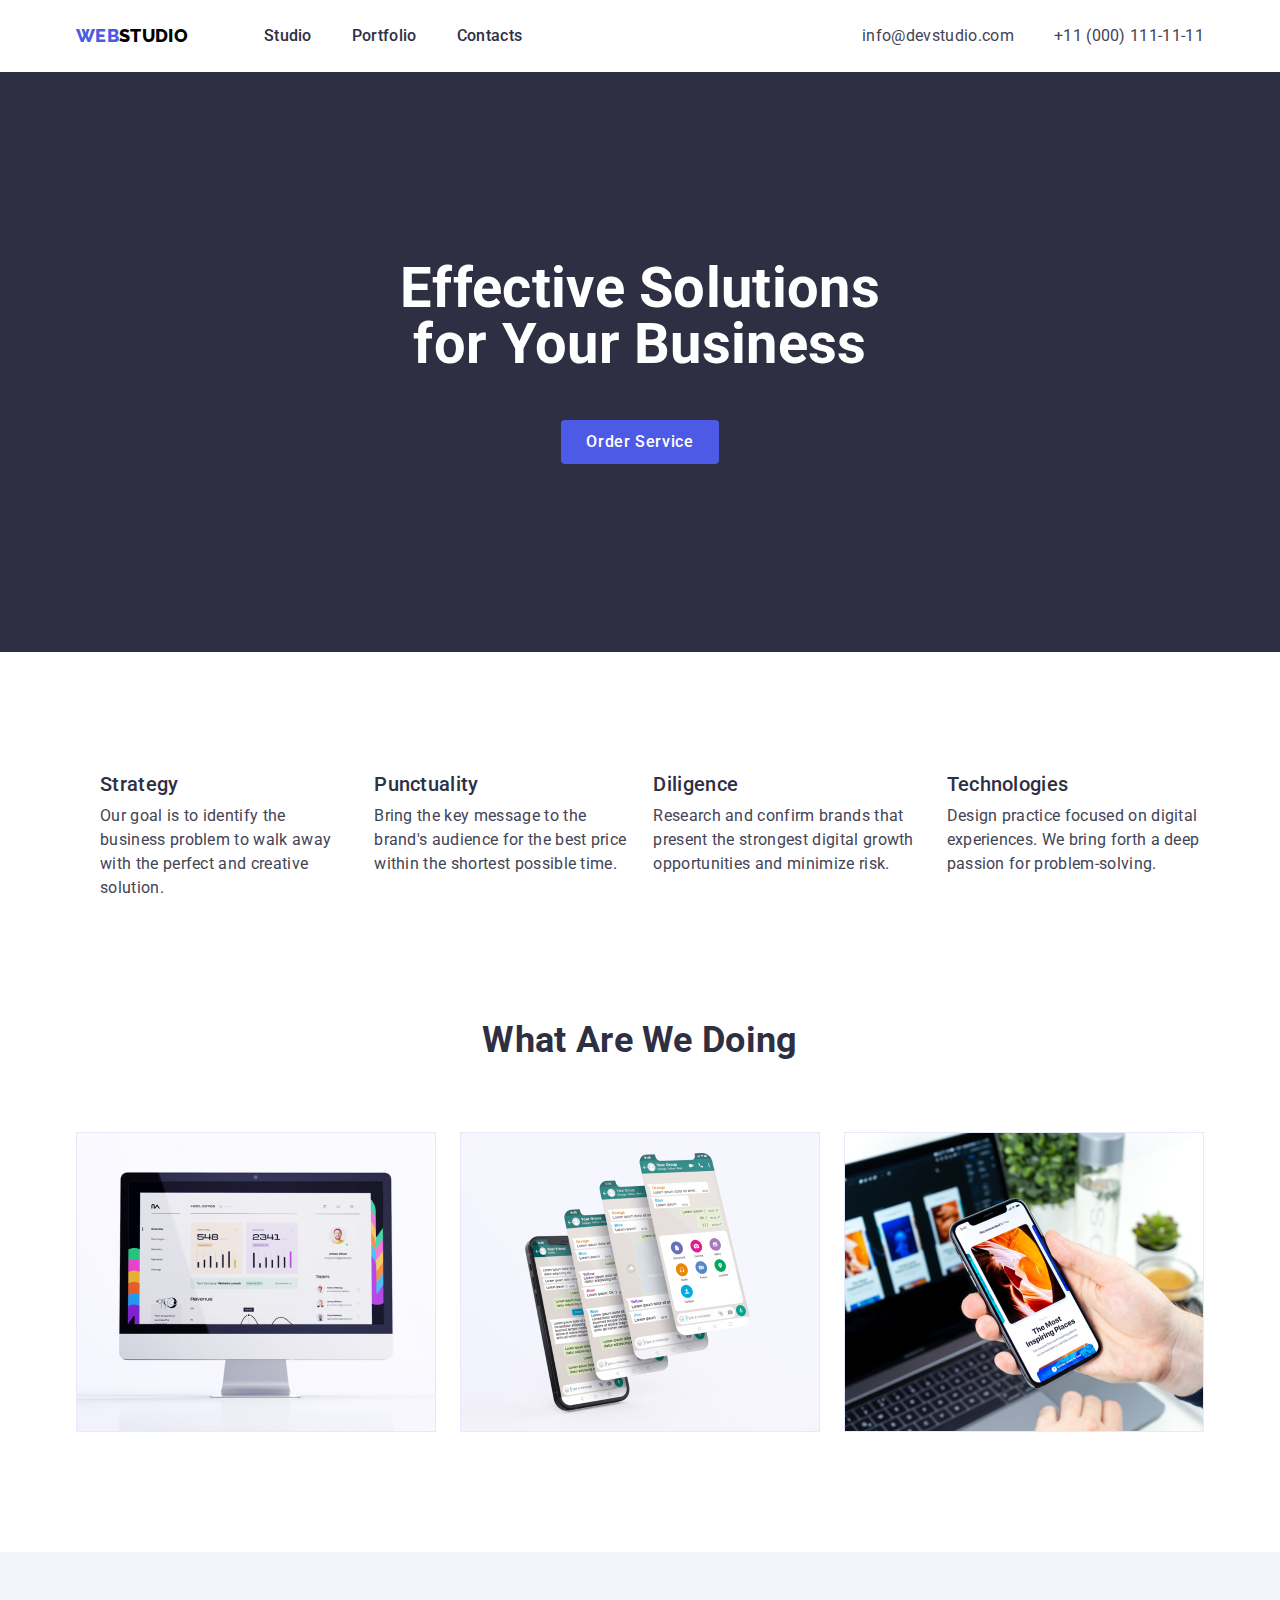
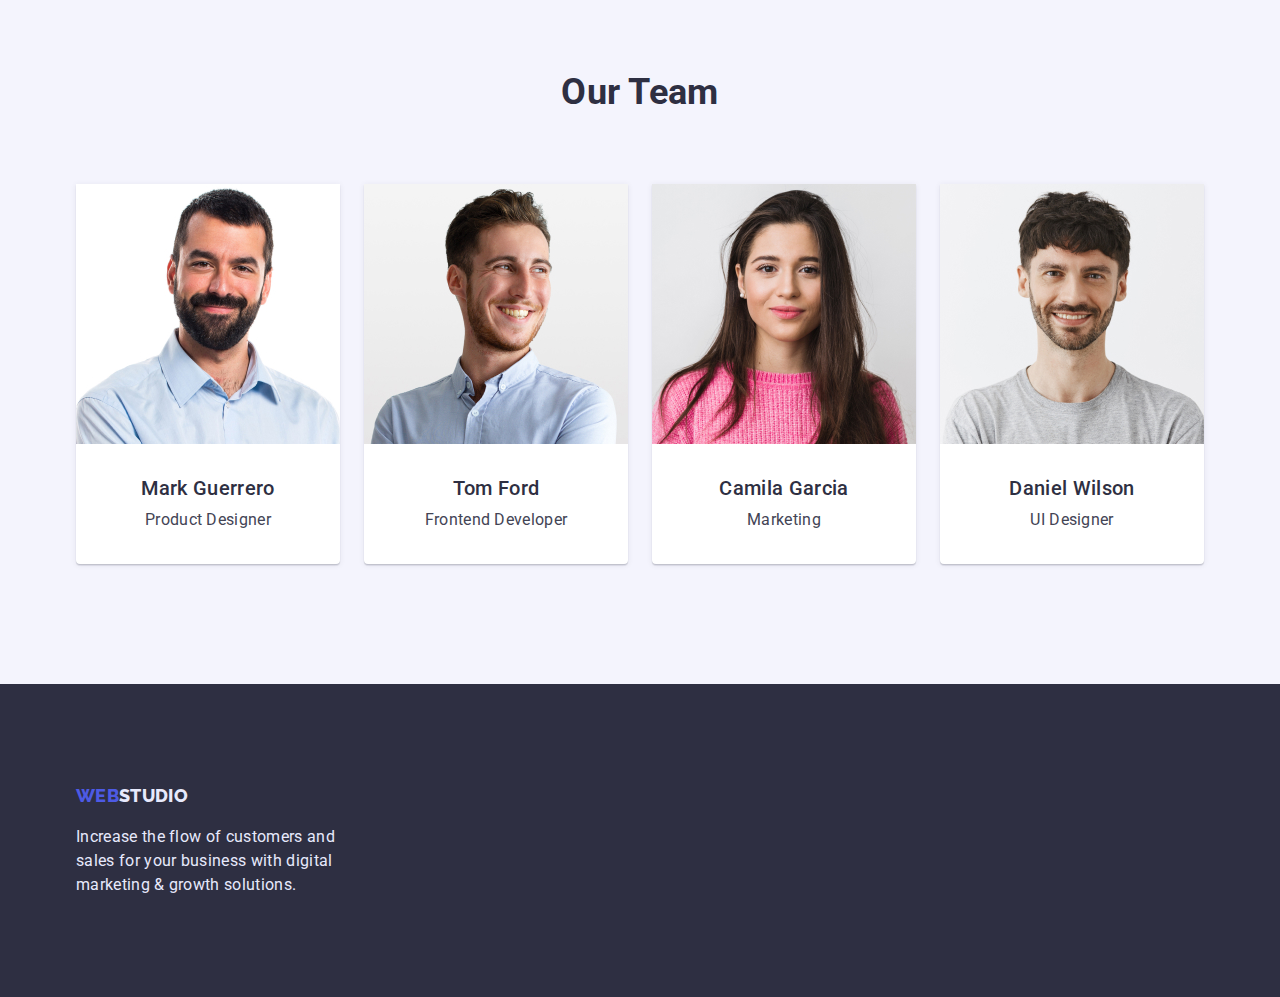
<file: index.html>
<!DOCTYPE html>
<html lang="en">
  <head>
    <meta charset="UTF-8" />
    <meta http-equiv="X-UA-Compatible" content="IE=edge" />
    <meta name="viewport" content="width=device-width, initial-scale=1.0" />
    <title>Document</title>
    <link rel="preconnect" href="https://fonts.googleapis.com" />
    <link rel="preconnect" href="https://fonts.gstatic.com" crossorigin />
    <link
      href="https://fonts.googleapis.com/css2?family=Raleway:wght@800&family=Roboto:wght@400;500;700;900&display=swap"
      rel="stylesheet"
    />
    <link
      rel="stylesheet"
      href="https://cdnjs.cloudflare.com/ajax/libs/modern-normalize/1.1.0/modern-normalize.min.css"
    />
    <link rel="stylesheet" href="main.css/styles.css" />
  </head>
  <body class="page">
    <header class="page-header">
      <div class="container main-nav">
        <nav class="main-nav">
          <a href="./index.html" class="logo"><span>Web</span>Studio</a>
          <ul class="site-nav list">
            <li class="item"><a href="./index.html" class="link">Studio</a></li>
            <li class="item">
              <a href="./portfolio.html" class="link">Portfolio</a>
            </li>
            <li class="item"><a href="/" class="link">Contacts</a></li>
          </ul>
        </nav>

        <address class="contacts">
          <ul class="contacts-nav list">
            <li class="item">
              <a href="mailto:info@devstudio.com">info@devstudio.com</a>
            </li>
            <li class="item">
              <a href="tel:+110001111111">+11 (000) 111-11-11</a>
            </li>
          </ul>
        </address>
      </div>
    </header>

    <main>
      <section class="hero">
        <div class="container">
          <h1 class="hero-title">Effective Solutions<br />for Your Business</h1>
          <button type="button" class="hero-button">Order Service</button>
        </div>
      </section>

      <section class="features no-padding">
        <div class="container">
          <h2 class="title-2 secret-name">Features</h2>
          <ul class="features-list list">
            <li class="item">
              <h3 class="features-title section title-3">Strategy</h3>
              <p>
                Our goal is to identify the business problem to walk away with
                the perfect and creative solution.
              </p>
            </li>
            <li class="item">
              <h3 class="features-title section title-3">Punctuality</h3>
              <p>
                Bring the key message to the brand's audience for the best price
                within the shortest possible time.
              </p>
            </li>
            <li class="item">
              <h3 class="features-title section title-3">Diligence</h3>
              <p>
                Research and confirm brands that present the strongest digital
                growth opportunities and minimize risk.
              </p>
            </li>
            <li class="item">
              <h3 class="features-title section title-3">Technologies</h3>
              <p>
                Design practice focused on digital experiences. We bring forth a
                deep passion for problem-solving.
              </p>
            </li>
          </ul>
        </div>
      </section>

      <section class="works no-padding">
        <div class="container">
          <h2 class="title-2">What are we doing</h2>
          <ul class="works-list list">
            <li class="work">
              <img
                src="./images/Rectangle71.jpg"
                width="360"
                height="300"
                alt="laptop"
              />
            </li>
            <li class="work">
              <img
                src="./images/Rectangle72.jpg"
                width="360"
                height="300"
                alt="screens"
              />
            </li>
            <li class="work">
              <img
                src="./images/img3.jpg"
                width="360"
                height="300"
                alt="iphone"
              />
            </li>
          </ul>
        </div>
      </section>

      <section class="team no-padding">
        <div class="container">
          <h2 class="team-title title-2">Our Team</h2>

          <ul class="team-list list">
            <li class="item">
              <img
                src="./images/Mark.jpg"
                width="264"
                height="260"
                alt="Mark Guerrero"
              />
              <div class="team-text list">
                <h3 class="title-3">Mark Guerrero</h3>
                <p>Product Designer</p>
              </div>
            </li>
            <li class="item">
              <img
                src="./images/Tom.jpg"
                width="264"
                height="260"
                alt="Tom Ford"
              />
              <div class="team-text list">
                <h3 class="title-3">Tom Ford</h3>
                <p>Frontend Developer</p>
              </div>
            </li>
            <li class="item">
              <img
                src="./images/Camila.jpg"
                width="264"
                height="260"
                alt="Camila Garcia"
              />
              <div class="team-text list">
                <h3 class="title-3">Camila Garcia</h3>
                <p>Marketing</p>
              </div>
            </li>
            <li class="item">
              <img
                src="./images/Daniel.jpg"
                width="264"
                height="260"
                alt="Daniel Wilson"
              />
              <div class="team-text list">
                <h3 class="title-3">Daniel Wilson</h3>
                <p>UI Designer</p>
              </div>
            </li>
          </ul>
        </div>
      </section>
    </main>
    <footer class="page-footer">
      <div class="container footer">
        <a href="./index.html" class="logo"><span>Web</span>Studio</a>
        <p class="item">
          Increase the flow of customers and sales for your business with
          digital marketing & growth solutions.
        </p>
      </div>
    </footer>
  </body>
</html>
</file>
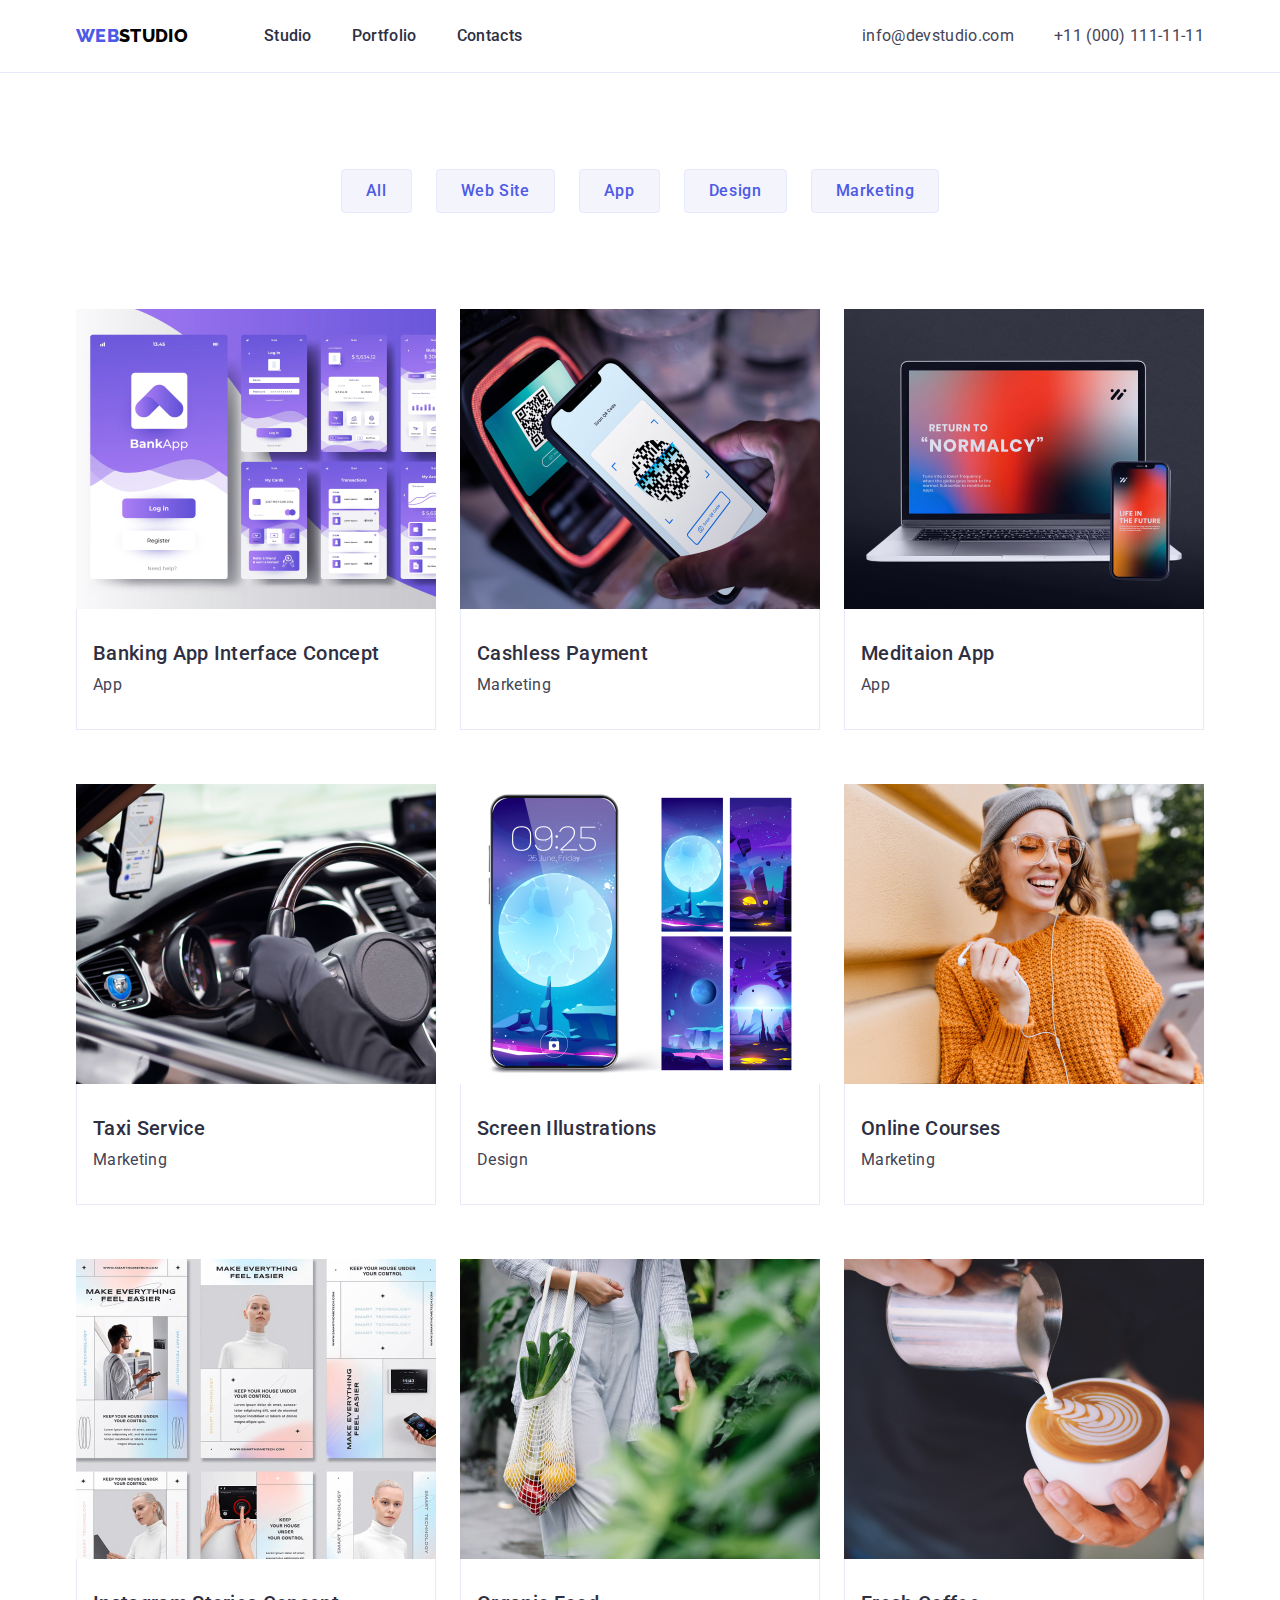
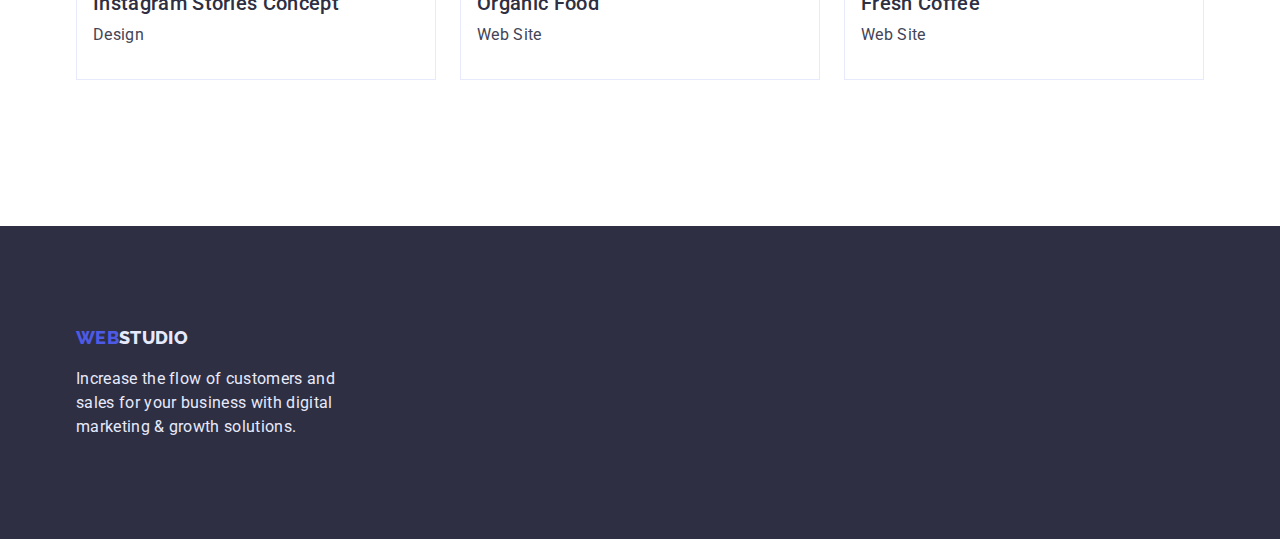
<file: portfolio.html>
<!DOCTYPE html>
<html lang="en">
  <head>
    <meta charset="UTF-8" />
    <meta http-equiv="X-UA-Compatible" content="IE=edge" />
    <meta name="viewport" content="width=device-width, initial-scale=1.0" />
    <title>Document</title>
    <link rel="preconnect" href="https://fonts.googleapis.com" />
    <link rel="preconnect" href="https://fonts.gstatic.com" crossorigin />
    <link
      href="https://fonts.googleapis.com/css2?family=Raleway:wght@800&family=Roboto:wght@400;500;700;900&display=swap"
      rel="stylesheet"
    />
    <link
      rel="stylesheet"
      href="https://cdnjs.cloudflare.com/ajax/libs/modern-normalize/1.1.0/modern-normalize.min.css"
    />
    <link rel="stylesheet" href="main.css/styles.css" />
  </head>
  <body class="page">
    <header class="page-header header-border">
      <div class="container main-nav">
        <nav class="main-nav">
          <a href="./index.html" class="logo"><span>Web</span>Studio</a>
          <ul class="site-nav list">
            <li class="item"><a href="./index.html" class="link">Studio</a></li>
            <li class="item">
              <a href="./portfolio.html" class="link">Portfolio</a>
            </li>
            <li class="item"><a href="/" class="link">Contacts</a></li>
          </ul>
        </nav>

        <address class="contacts">
          <ul class="contacts-nav list">
            <li class="item">
              <a href="mailto:info@devstudio.com">info@devstudio.com</a>
            </li>
            <li class="item">
              <a href="tel:+110001111111">+11 (000) 111-11-11</a>
            </li>
          </ul>
        </address>
      </div>
    </header>
    <main>
      <section class="filters">
        <div class="container">
          <h1 class="section secret-name">Filters</h1>
          <ul class="filters-list list">
            <li class="item">
              <button type="button" class="filter-btn active-button">
                All
              </button>
            </li>
            <li class="item">
              <button type="button" class="filter-btn active-button">
                Web Site
              </button>
            </li>
            <li class="item">
              <button type="button" class="filter-btn active-button">
                App
              </button>
            </li>
            <li class="item">
              <button type="button" class="filter-btn active-button">
                Design
              </button>
            </li>
            <li class="item">
              <button type="button" class="filter-btn active-button">
                Marketing
              </button>
            </li>
          </ul>

          <h2 class="secret-name title-2">Examples</h2>
          <ul class="examples-list list">
            <li class="item">
              <a href="/"
                ><img
                  src="./images/Portfolio/banking.jpg"
                  width="360"
                  height="300"
                  alt="banking app interface"
                />
                <div class="examples-title list">
                  <h3 class="title-3">Banking App Interface Concept</h3>
                  <p>App</p>
                </div></a
              >
            </li>

            <li class="item">
              <a href="/"
                ><img
                  src="./images/Portfolio/cashless.jpg"
                  width="360"
                  height="300"
                  alt="banking app interface"
                />
                <div class="examples-title list">
                  <h3 class="title-3">Cashless Payment</h3>
                  <p>Marketing</p>
                </div></a
              >
            </li>

            <li class="item">
              <a href="/"
                ><img
                  src="./images/Portfolio/meditaion.jpg"
                  width="360"
                  height="300"
                  alt="banking app interface"
                />
                <div class="examples-title list">
                  <h3 class="title-3">Meditaion App</h3>
                  <p>App</p>
                </div></a
              >
            </li>

            <li class="item">
              <a href="/"
                ><img
                  src="./images/Portfolio/taxi.jpg"
                  width="360"
                  height="300"
                  alt="banking app interface"
                />
                <div class="examples-title list">
                  <h3 class="title-3">Taxi Service</h3>
                  <p>Marketing</p>
                </div></a
              >
            </li>

            <li class="item">
              <a href="/"
                ><img
                  src="./images/Portfolio/illustrations.jpg"
                  width="360"
                  height="300"
                  alt="banking app interface"
                />
                <div class="examples-title list">
                  <h3 class="title-3">Screen Illustrations</h3>
                  <p>Design</p>
                </div></a
              >
            </li>

            <li class="item">
              <a href="/"
                ><img
                  src="./images/Portfolio/onlinecourses.jpg"
                  width="360"
                  height="300"
                  alt="banking app interface"
                />
                <div class="examples-title list">
                  <h3 class="title-3">Online Courses</h3>
                  <p>Marketing</p>
                </div></a
              >
            </li>

            <li class="item">
              <a href="/"
                ><img
                  src="./images/Portfolio/instagram.jpg"
                  width="360"
                  height="300"
                  alt="banking app interface"
                />
                <div class="examples-title list">
                  <h3 class="title-3">Instagram Stories Concept</h3>
                  <p>Design</p>
                </div></a
              >
            </li>

            <li class="item">
              <a href="/"
                ><img
                  src="./images/Portfolio/organicfood.jpg"
                  width="360"
                  height="300"
                  alt="banking app interface"
                />
                <div class="examples-title list">
                  <h3 class="section title-3">Organic Food</h3>
                  <p>Web Site</p>
                </div></a
              >
            </li>
            <li class="item">
              <a href="/"
                ><img
                  src="./images/Portfolio/freshcoffee.jpg"
                  width="360"
                  height="300"
                  alt="banking app interface"
                />
                <div class="examples-title list">
                  <h3 class="section title-3">Fresh Coffee</h3>
                  <p>Web Site</p>
                </div>
              </a>
            </li>
          </ul>
        </div>
      </section>
    </main>
    <footer class="page-footer">
      <div class="container footer">
        <a href="./index.html" class="logo"><span>Web</span>Studio</a>
        <p class="item">
          Increase the flow of customers and sales for your business with
          digital marketing & growth solutions.
        </p>
      </div>
    </footer>
  </body>
</html>
</file>
<file: main.css/styles.css>
:root {
  --primary-text-color: #434455;
  --primary-header-color: #2e2f42;
  --pressed-state-color: #4d5ae5;
  --primary-background-color: #2e2f42;
}

body {
  background-color: #ffffff;
  color: var(--primary-text-color);
  font-family: Roboto, sans-serif;
  font-weight: 400;
  font-size: 16px;
  line-height: 1.5;
  letter-spacing: 0.02em;
}

.list {
  padding: 0;
  margin: 0;
  list-style: none;
  text-decoration: none;
}

.container {
  width: 1158px;
  padding-left: 15px;
  padding-right: 15px;
  margin-left: auto;
  margin-right: auto;
}

img {
  display: block;
  width: 100%;
  height: auto;
}

p {
  margin-top: 0;
  margin-bottom: 0;
  color: var(--primary-text-color);
}

button {
  display: inline-block;
  border-radius: 4px;
  border: 1px solid transparent;
  padding: 12px 24px;
  cursor: pointer;
  font-family: Roboto, sans-serif;
  font-style: normal;
  font-weight: 500;
  font-size: 16px;
  letter-spacing: 0.04em;
  text-decoration: none;
  text-align: center;
}

a {
  text-decoration: none;
}

.secret-name {
  position: absolute;
  width: 1px;
  height: 1px;
  margin: -1px;
  padding: 0;
  overflow: hidden;
  border: 0;
  clip: rect(0 0 0 0);
}

.title-2 {
  display: flex;
  padding: 0;
  margin-top: 0;
  margin-bottom: 72px;
  font-weight: 700;
  font-size: 36px;
  line-height: 40px;
  text-transform: capitalize;
  text-align: center;
  justify-content: center;
  color: var(--primary-header-color);
}

.title-3 {
  padding: 0;
  color: var(--primary-header-color);
  margin: 0 0 8px 0;
  font-style: normal;
  font-weight: 500;
  font-size: 20px;
  line-height: 1.2;
}

.section .no-padding {
  display: flex;
  padding-top: 0;
  padding-bottom: 0;
}

.section {
  color: var(--primary-header-color);
}

.logo {
  color: #000000;
  font-family: Raleway, sans-serif;
  font-style: normal;
  font-weight: 800;
  font-size: 18px;
  line-height: 1.3;
  text-transform: uppercase;
}

.logo > span {
  color: #4d5ae5;
}

.header-border {
  border-bottom: 1px solid #e7e9fc;
}

/* main-nav */

.main-nav {
  display: flex;
  align-items: center;
}

/* site-nav */

.site-nav {
  display: flex;
  margin-left: 76px;
  margin-right: auto;
}

.site-nav .item:not(:last-child) {
  margin-right: 40px;
}

.site-nav .item:last-child {
  margin-right: 40px;
}

.site-nav .link {
  display: block;
  padding-top: 24px;
  padding-bottom: 24px;

  color: var(--primary-header-color);
  font-family: Roboto, sans-serif;
  font-size: 16px;
  line-height: 1.5;
  font-style: normal;
  font-weight: 500;
  letter-spacing: 0.02em;
}

.site-nav .link:hover,
.site-nav .link:focus {
  color: var(--pressed-state-color);
}

/* Contacts-nav */

.contacts {
  display: block;
  margin-left: auto;
}

.contacts-nav {
  display: flex;
  align-items: center;
}

.contacts-nav .item + .item {
  margin-left: 40px;
}

.contacts a {
  color: var(--primary-text-color);
  font-style: normal;
  font-weight: 400;
}

.contacts a:hover,
.contacts a:focus {
  color: var(--pressed-state-color);
}

/* hero section */

.hero {
  padding: 188px 0;

  background-color: var(--primary-background-color);
  color: #ffffff;
  text-align: center;
}

.hero-title {
  margin-top: 0;
  margin-bottom: 48px;
  font-weight: 700;
  font-size: 56px;
  line-height: 1;
}

.hero .hero-button {
  background-color: #4d5ae5;
  color: #ffffff;
  font-weight: 500;
  letter-spacing: 0.04em;
}

.hero-button:hover,
.hero-button:focus {
  background-color: #404bbf;
}

/* main section */
.features {
  padding-top: 120px;
}

.features-list {
  display: flex;
}

.features-list .item {
  margin-left: 24px;
}

.features .features-title {
  color: var(--primary-header-color);
}

.works {
  padding-top: 120px;
  padding-bottom: 120px;
}

.works-list {
  display: flex;
  align-items: center;
  justify-content: center;
}

.work:not(:last-child) {
  display: flex;
  padding-right: 24px;
}

.team {
  text-align: center;
  background-color: #f4f4fd;
  margin-top: 0;
  margin-bottom: 0;
  padding-top: 120px;
  padding-bottom: 120px;
}

.team-list {
  display: flex;
  justify-content: center;
  align-items: center;
  gap: 24px;
}

.team-text {
  margin: 0;
  padding: 32px 16px;
}

.team-list .item {
  background: #ffffff;
  box-shadow: 0px 1px 6px rgba(46, 47, 66, 0.08),
    0px 1px 1px rgba(46, 47, 66, 0.16), 0px 2px 1px rgba(46, 47, 66, 0.08);
  border-radius: 0px 0px 4px 4px;
}

/* footer section */

.page-footer {
  padding-top: 100px;
  padding-bottom: 100px;
  background-color: var(--primary-background-color);
}

.page-footer a {
  color: #e7e9fc;
}

.page-footer .item {
  color: #e7e9fc;

  padding-top: 16px;
  width: 264px;
}

/* portfolio page */

.filters {
  padding-bottom: 146px;
}

.filters {
  padding-top: 96px;
}

.filters-list {
  display: flex;
  align-items: flex-start;
  justify-content: center;
  margin-bottom: 96px;
  padding: 0px;
  gap: 24px;
}

.filter-btn {
  border: 1px solid #e7e9fc;
  border-radius: 4px;

  background-color: #f4f4fd;
  color: #4d5ae5;
}

.active-button:hover,
.active-button:focus {
  background-color: #404bbf;
  color: #ffffff;
}

.examples-list {
  display: flex;
  flex-wrap: wrap;
  row-gap: 54px;
  column-gap: 24px;
  /* padding-bottom: 146px; */
}

.examples-list:nth-child(3n) {
  margin-right: 0;
}

.examples-list a {
  cursor: pointer;
}

.examples-title {
  border: 1px solid #e7e9fc;
  padding-top: 32px;
  padding: 32px 16px;
  gap: 8px;
  border-top: none;
}
</file>
